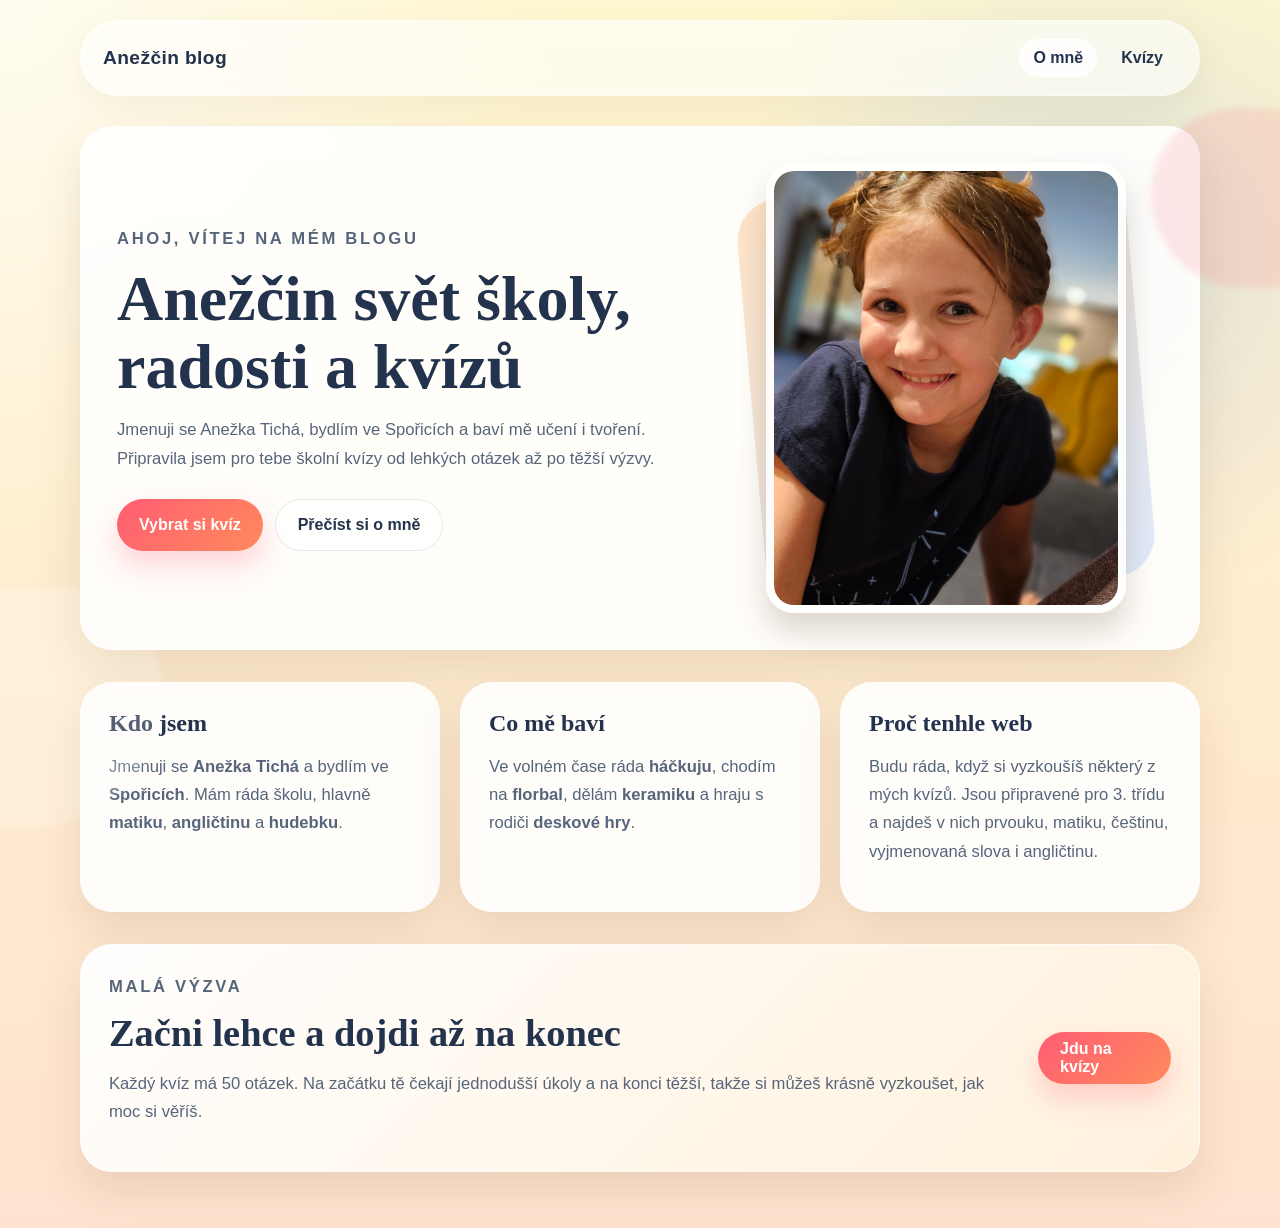
<file: index.html>
<!DOCTYPE html>
<html lang="cs">
<head>
  <meta charset="UTF-8">
  <meta name="viewport" content="width=device-width, initial-scale=1.0">
  <meta name="google-site-verification" content="lfwmJxBRch37IoEP2tKRnArw232gUfui38UauneQ5Sw" />
  <meta name="robots" content="index, follow">
  <meta name="language" content="Czech">
  <title>Anežčin blog | O mně a školní kvízy pro 3. třídu</title>
  <meta name="description" content="Osobní blog Anežky Tiché ze Spořic s hravými školními kvízy z prvouky, matematiky, češtiny, vyjmenovaných slov a angličtiny pro 3. třídu.">
  <meta name="author" content="Anežka Tichá">
  <meta property="og:title" content="Anežčin blog | O mně a školní kvízy pro 3. třídu">
  <meta property="og:description" content="Poznej Anežku Tichou a vyzkoušej si školní kvízy pro 3. třídu.">
  <meta property="og:url" content="https://psychopompos-mt.github.io/agnes-bird/">
  <meta property="og:type" content="website">
  <meta property="og:locale" content="cs_CZ">
  <meta property="og:image" content="https://psychopompos-mt.github.io/agnes-bird/Photos/AgnesPhoto.jpg">
  <meta name="twitter:card" content="summary_large_image">
  <meta name="twitter:title" content="Anežčin blog | O mně a školní kvízy pro 3. třídu">
  <meta name="twitter:description" content="Poznej Anežku Tichou a vyzkoušej si školní kvízy pro 3. třídu.">
  <meta name="twitter:image" content="https://psychopompos-mt.github.io/agnes-bird/Photos/AgnesPhoto.jpg">
  <link rel="stylesheet" href="styles.css">
  <link rel="canonical" href="https://psychopompos-mt.github.io/agnes-bird/">
  <script type="application/ld+json">
    {
      "@context": "https://schema.org",
      "@graph": [
        {
          "@type": "Person",
          "name": "Anežka Tichá",
          "url": "https://psychopompos-mt.github.io/agnes-bird/",
          "image": "https://psychopompos-mt.github.io/agnes-bird/Photos/AgnesPhoto.jpg",
          "address": {
            "@type": "PostalAddress",
            "addressLocality": "Spořice",
            "addressCountry": "CZ"
          },
          "knowsAbout": [
            "matematika",
            "angličtina",
            "hudební výchova",
            "školní kvízy"
          ]
        },
        {
          "@type": "WebSite",
          "name": "Anežčin blog",
          "url": "https://psychopompos-mt.github.io/agnes-bird/",
          "inLanguage": "cs-CZ"
        }
      ]
    }
  </script>
</head>
<body class="page-home">
  <div class="site-shell">
    <header class="topbar">
      <a class="brand" href="index.html">Anežčin blog</a>
      <nav class="topnav">
        <a href="index.html" aria-current="page">O mně</a>
        <a href="kvizy.html">Kvízy</a>
      </nav>
    </header>

    <main>
      <section class="hero">
        <div class="hero-copy">
          <p class="eyebrow">Ahoj, vítej na mém blogu</p>
          <h1>Anežčin svět školy, radosti a kvízů</h1>
          <p class="intro">
            Jmenuji se Anežka Tichá, bydlím ve Spořicích a baví mě učení i tvoření.
            Připravila jsem pro tebe školní kvízy od lehkých otázek až po těžší výzvy.
          </p>
          <div class="hero-actions">
            <a class="button button-primary" href="kvizy.html">Vybrat si kvíz</a>
            <a class="button button-secondary" href="#o-mne">Přečíst si o mně</a>
          </div>
        </div>

        <div class="hero-photo-card">
          <div class="photo-glow"></div>
          <img src="Photos/AgnesPhoto.jpg" alt="Fotografie Anežky Tiché" class="hero-photo">
        </div>
      </section>

      <section class="about-grid" id="o-mne">
        <article class="info-card">
          <h2>Kdo jsem</h2>
          <p>
            Jmenuji se <strong>Anežka Tichá</strong> a bydlím ve <strong>Spořicích</strong>.
            Mám ráda školu, hlavně <strong>matiku</strong>, <strong>angličtinu</strong> a <strong>hudebku</strong>.
          </p>
        </article>

        <article class="info-card">
          <h2>Co mě baví</h2>
          <p>
            Ve volném čase ráda <strong>háčkuju</strong>, chodím na <strong>florbal</strong>,
            dělám <strong>keramiku</strong> a hraju s rodiči <strong>deskové hry</strong>.
          </p>
        </article>

        <article class="info-card">
          <h2>Proč tenhle web</h2>
          <p>
            Budu ráda, když si vyzkoušíš některý z mých kvízů.
            Jsou připravené pro 3. třídu a najdeš v nich prvouku, matiku, češtinu,
            vyjmenovaná slova i angličtinu.
          </p>
        </article>
      </section>

      <section class="highlight-panel">
        <div>
          <p class="eyebrow">Malá výzva</p>
          <h2>Začni lehce a dojdi až na konec</h2>
          <p>
            Každý kvíz má 50 otázek. Na začátku tě čekají jednodušší úkoly a na konci
            těžší, takže si můžeš krásně vyzkoušet, jak moc si věříš.
          </p>
        </div>
        <a class="button button-primary" href="kvizy.html">Jdu na kvízy</a>
      </section>
    </main>
  </div>
</body>
</html>
</file>
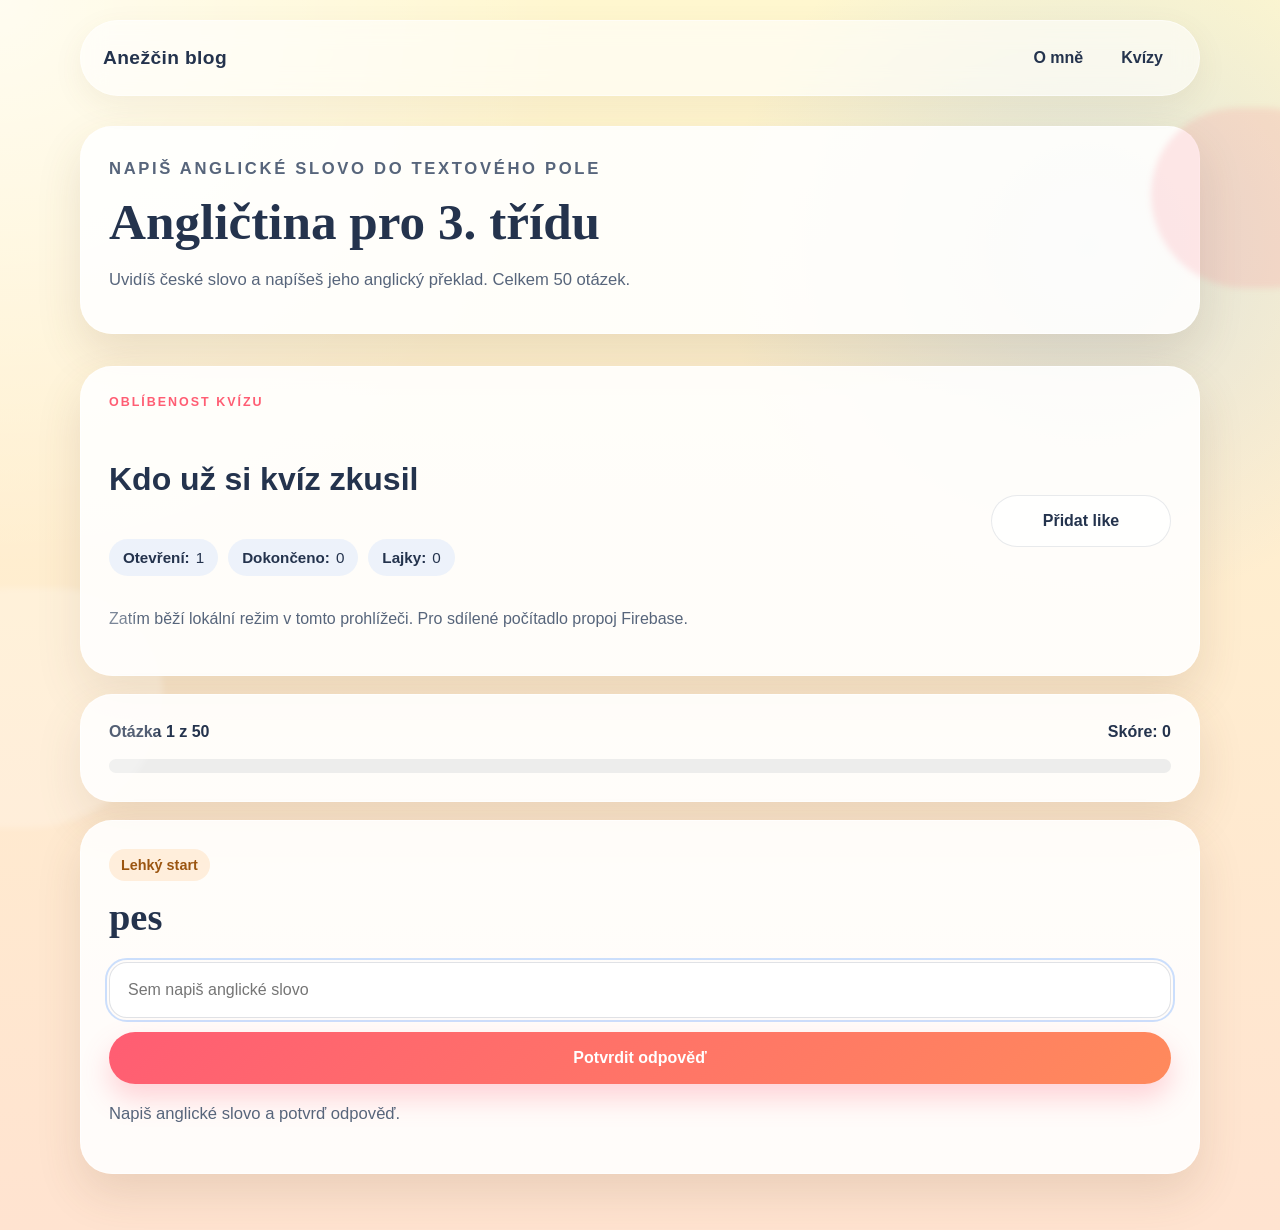
<file: anglictina.html>
<!DOCTYPE html>
<html lang="cs">
<head>
  <meta charset="UTF-8">
  <meta name="viewport" content="width=device-width, initial-scale=1.0">
  <title>Angličtina pro 3. třídu | Anežčin blog</title>
  <meta name="description" id="meta-description" content="50 anglických slov pro 3. třídu. Uvidíš české slovo a napíšeš jeho anglický překlad.">
  <meta name="robots" content="index, follow">
  <meta name="author" content="Anežka Tichá">
  <meta property="og:title" id="og-title" content="Angličtina pro 3. třídu | Anežčin blog">
  <meta property="og:description" id="og-description" content="50 anglických slov pro 3. třídu. Uvidíš české slovo a napíšeš jeho anglický překlad.">
  <meta property="og:url" id="og-url" content="https://psychopompos-mt.github.io/agnes-bird/anglictina.html">
  <meta property="og:type" content="website">
  <meta property="og:locale" content="cs_CZ">
  <meta property="og:image" content="https://psychopompos-mt.github.io/agnes-bird/Photos/AgnesPhoto.jpg">
  <meta name="twitter:card" content="summary">
  <meta name="twitter:title" id="twitter-title" content="Angličtina pro 3. třídu | Anežčin blog">
  <meta name="twitter:description" id="twitter-description" content="50 anglických slov pro 3. třídu. Uvidíš české slovo a napíšeš jeho anglický překlad.">
  <link rel="stylesheet" href="styles.css">
  <link rel="canonical" id="canonical-link" href="https://psychopompos-mt.github.io/agnes-bird/anglictina.html">
</head>
<body class="page-quiz" data-quiz-id="anglictina">
  <div class="site-shell">
    <header class="topbar">
      <a class="brand" href="index.html">Anežčin blog</a>
      <nav class="topnav">
        <a href="index.html">O mně</a>
        <a href="kvizy.html">Kvízy</a>
      </nav>
    </header>

    <main>
      <section class="page-header compact">
        <p class="eyebrow" id="quiz-subtitle">Kvíz pro šikulky</p>
        <h1 id="quiz-title">Načítám kvíz...</h1>
        <p id="quiz-description"></p>
      </section>

      <section class="quiz-stage" id="quiz-app">
        <div class="progress-card">
          <div class="progress-labels">
            <span id="progress-text">Otázka 1 z 50</span>
            <span id="score-text">Skóre: 0</span>
          </div>
          <div class="progress-track" aria-hidden="true">
            <div class="progress-fill" id="progress-fill"></div>
          </div>
        </div>

        <article class="question-card" id="question-card">
          <span class="difficulty-chip" id="difficulty-chip">Lehký start</span>
          <h2 id="question-text"></h2>
          <div id="answer-area"></div>
          <p class="helper-text" id="helper-text">
            Vyber jednu správnou odpověď.
          </p>
        </article>

        <section class="result-card hidden" id="result-card">
          <p class="eyebrow">Hotovo</p>
          <h2 id="result-title">Kvíz je za tebou</h2>
          <p id="result-score"></p>
          <p id="result-message"></p>
          <div class="hero-actions">
            <a class="button button-primary" href="kvizy.html">Vybrat další kvíz</a>
            <button class="button button-secondary" id="restart-button" type="button">Zkusit znovu</button>
          </div>
        </section>
      </section>
    </main>
  </div>

  <div class="feedback-burst" id="feedback-burst" aria-live="polite" aria-atomic="true">
    <div class="feedback-face" id="feedback-face">🙂</div>
    <p class="feedback-message" id="feedback-message">Skvěle!</p>
  </div>

  <script src="quiz-data.js"></script>
  <script src="stats-config.js"></script>
  <script type="module" src="stats-service.js"></script>
  <script src="app.js"></script>
</body>
</html>
</file>
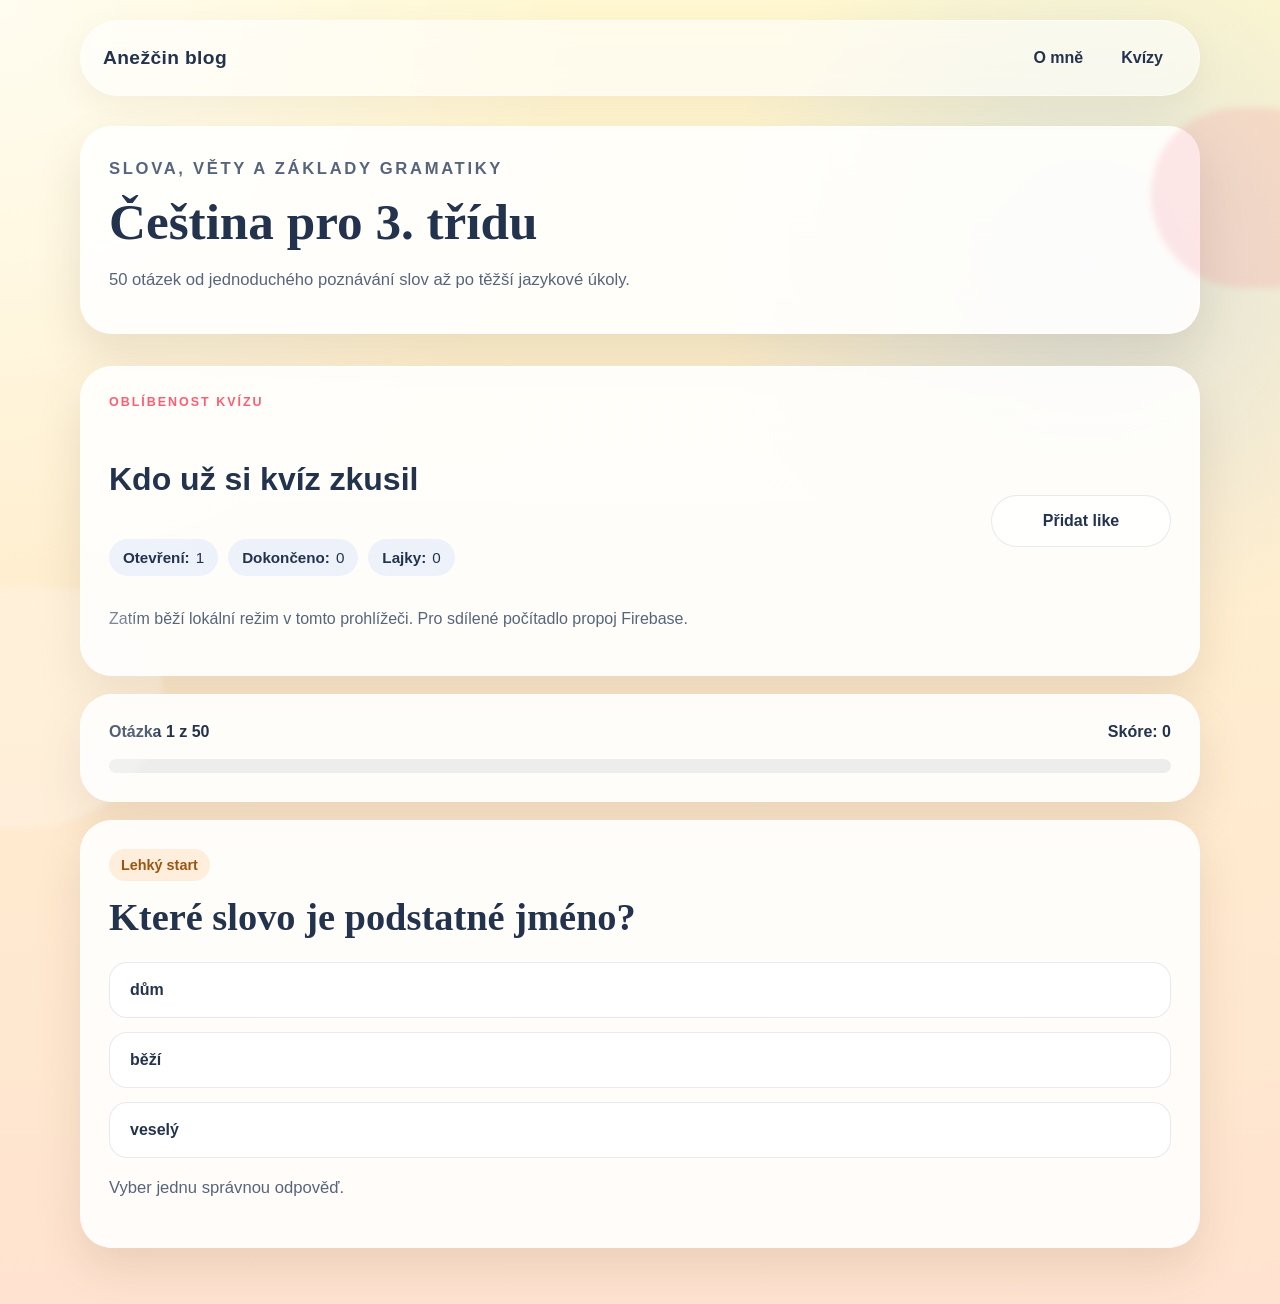
<file: cestina.html>
<!DOCTYPE html>
<html lang="cs">
<head>
  <meta charset="UTF-8">
  <meta name="viewport" content="width=device-width, initial-scale=1.0">
  <title>Čeština pro 3. třídu | Anežčin blog</title>
  <meta name="description" id="meta-description" content="50 otázek z češtiny pro 3. třídu se slovy, větami i jednoduchou gramatikou.">
  <meta name="robots" content="index, follow">
  <meta name="author" content="Anežka Tichá">
  <meta property="og:title" id="og-title" content="Čeština pro 3. třídu | Anežčin blog">
  <meta property="og:description" id="og-description" content="50 otázek z češtiny pro 3. třídu se slovy, větami i jednoduchou gramatikou.">
  <meta property="og:url" id="og-url" content="https://psychopompos-mt.github.io/agnes-bird/cestina.html">
  <meta property="og:type" content="website">
  <meta property="og:locale" content="cs_CZ">
  <meta property="og:image" content="https://psychopompos-mt.github.io/agnes-bird/Photos/AgnesPhoto.jpg">
  <meta name="twitter:card" content="summary">
  <meta name="twitter:title" id="twitter-title" content="Čeština pro 3. třídu | Anežčin blog">
  <meta name="twitter:description" id="twitter-description" content="50 otázek z češtiny pro 3. třídu se slovy, větami i jednoduchou gramatikou.">
  <link rel="stylesheet" href="styles.css">
  <link rel="canonical" id="canonical-link" href="https://psychopompos-mt.github.io/agnes-bird/cestina.html">
</head>
<body class="page-quiz" data-quiz-id="cestina">
  <div class="site-shell">
    <header class="topbar">
      <a class="brand" href="index.html">Anežčin blog</a>
      <nav class="topnav">
        <a href="index.html">O mně</a>
        <a href="kvizy.html">Kvízy</a>
      </nav>
    </header>

    <main>
      <section class="page-header compact">
        <p class="eyebrow" id="quiz-subtitle">Kvíz pro šikulky</p>
        <h1 id="quiz-title">Načítám kvíz...</h1>
        <p id="quiz-description"></p>
      </section>

      <section class="quiz-stage" id="quiz-app">
        <div class="progress-card">
          <div class="progress-labels">
            <span id="progress-text">Otázka 1 z 50</span>
            <span id="score-text">Skóre: 0</span>
          </div>
          <div class="progress-track" aria-hidden="true">
            <div class="progress-fill" id="progress-fill"></div>
          </div>
        </div>

        <article class="question-card" id="question-card">
          <span class="difficulty-chip" id="difficulty-chip">Lehký start</span>
          <h2 id="question-text"></h2>
          <div id="answer-area"></div>
          <p class="helper-text" id="helper-text">
            Vyber jednu správnou odpověď.
          </p>
        </article>

        <section class="result-card hidden" id="result-card">
          <p class="eyebrow">Hotovo</p>
          <h2 id="result-title">Kvíz je za tebou</h2>
          <p id="result-score"></p>
          <p id="result-message"></p>
          <div class="hero-actions">
            <a class="button button-primary" href="kvizy.html">Vybrat další kvíz</a>
            <button class="button button-secondary" id="restart-button" type="button">Zkusit znovu</button>
          </div>
        </section>
      </section>
    </main>
  </div>

  <div class="feedback-burst" id="feedback-burst" aria-live="polite" aria-atomic="true">
    <div class="feedback-face" id="feedback-face">🙂</div>
    <p class="feedback-message" id="feedback-message">Skvěle!</p>
  </div>

  <script src="quiz-data.js"></script>
  <script src="stats-config.js"></script>
  <script type="module" src="stats-service.js"></script>
  <script src="app.js"></script>
</body>
</html>
</file>
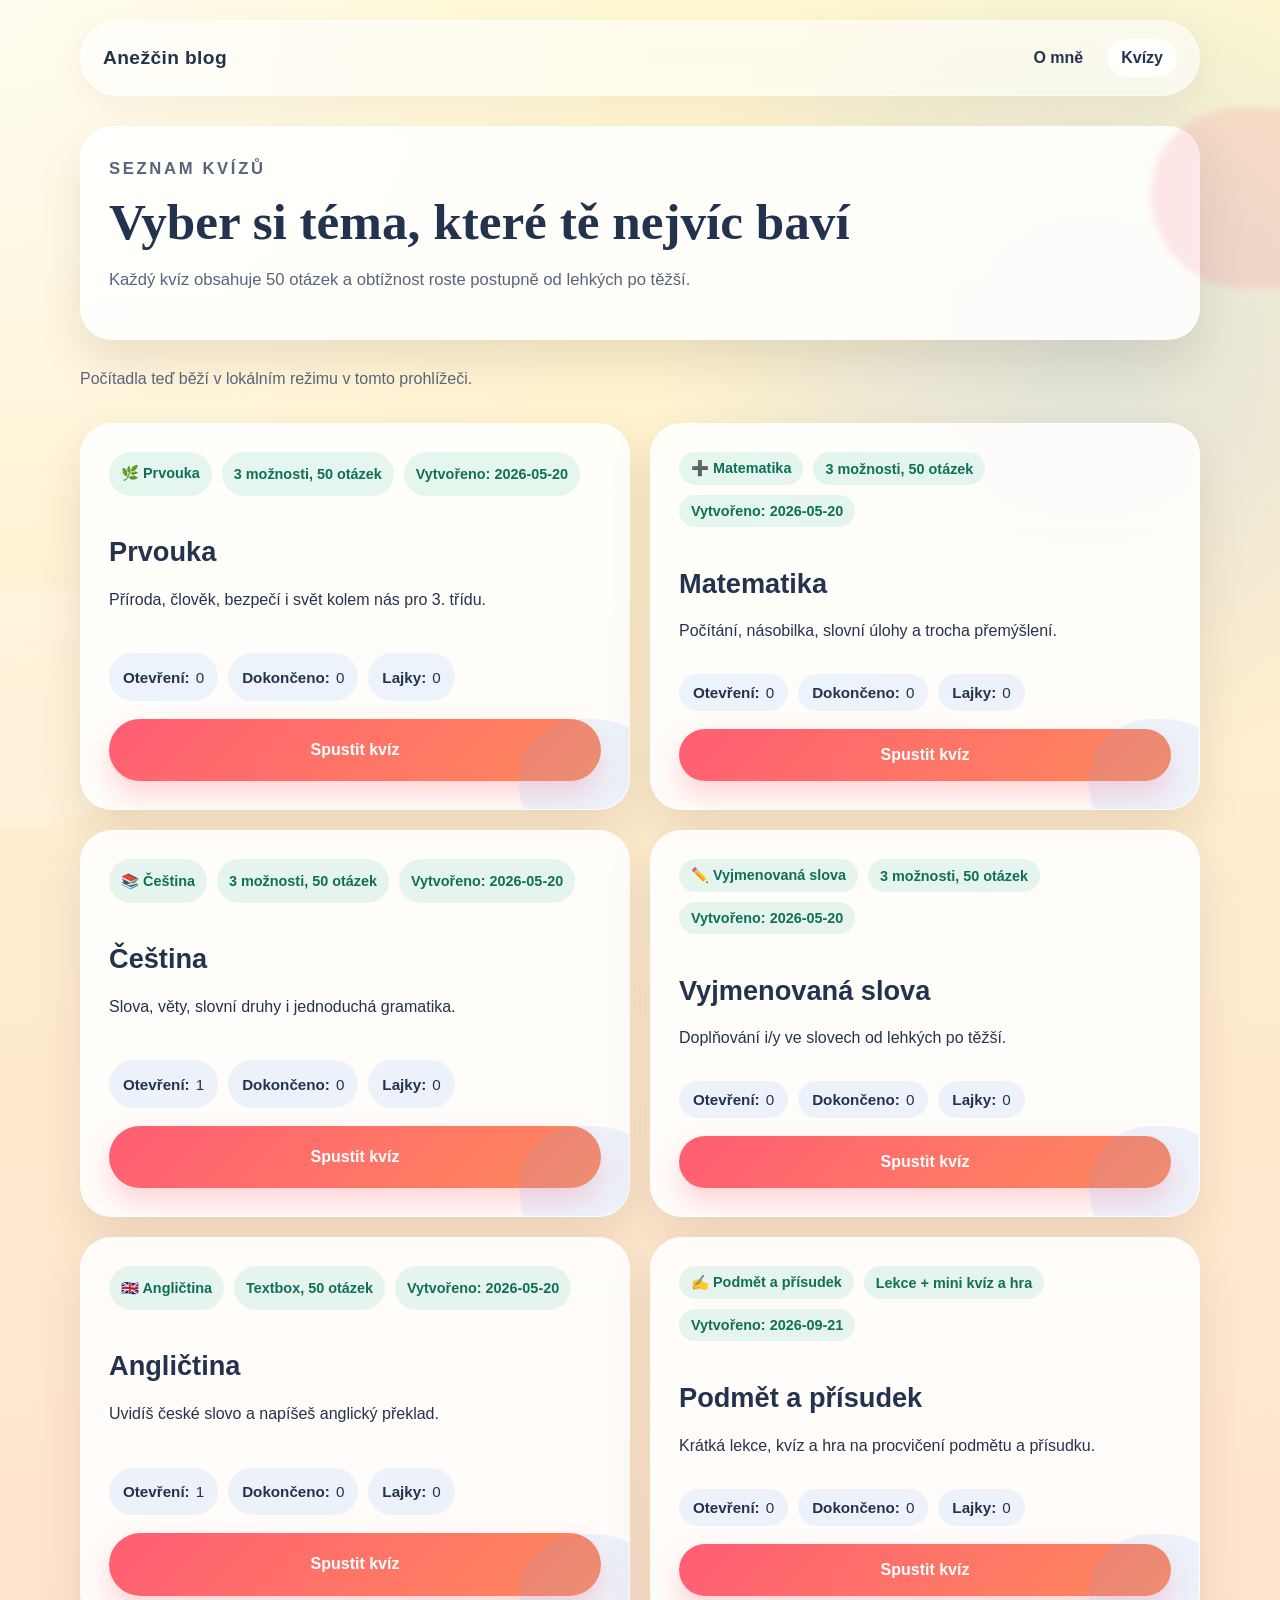
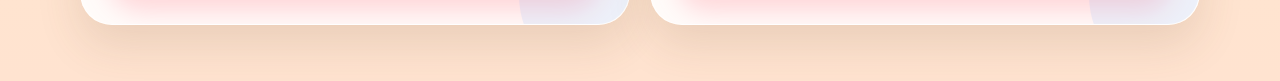
<file: kvizy.html>
<!DOCTYPE html>
<html lang="cs">
<head>
  <meta charset="UTF-8">
  <meta name="viewport" content="width=device-width, initial-scale=1.0">
  <title>Kvízy pro 3. třídu | Anežčin blog</title>
  <meta name="description" content="Vyber si školní kvíz pro 3. třídu z prvouky, matematiky, češtiny, vyjmenovaných slov nebo angličtiny.">
  <meta name="robots" content="index, follow">
  <meta name="author" content="Anežka Tichá">
  <meta property="og:title" content="Kvízy pro 3. třídu | Anežčin blog">
  <meta property="og:description" content="Hravé školní kvízy pro 3. třídu od Anežky Tiché.">
  <meta property="og:url" content="https://psychopompos-mt.github.io/agnes-bird/kvizy.html">
  <meta property="og:type" content="website">
  <meta property="og:locale" content="cs_CZ">
  <meta property="og:image" content="https://psychopompos-mt.github.io/agnes-bird/Photos/AgnesPhoto.jpg">
  <meta name="twitter:card" content="summary">
  <meta name="twitter:title" content="Kvízy pro 3. třídu | Anežčin blog">
  <meta name="twitter:description" content="Vyber si školní kvíz z 5 témat a zkus 50 otázek od lehkých po těžší.">
  <link rel="stylesheet" href="styles.css">
  <link rel="canonical" href="https://psychopompos-mt.github.io/agnes-bird/kvizy.html">
</head>
<body class="page-list">
  <div class="site-shell">
    <header class="topbar">
      <a class="brand" href="index.html">Anežčin blog</a>
      <nav class="topnav">
        <a href="index.html">O mně</a>
        <a href="kvizy.html" aria-current="page">Kvízy</a>
      </nav>
    </header>

    <main>
      <section class="page-header">
        <p class="eyebrow">Seznam kvízů</p>
        <h1>Vyber si téma, které tě nejvíc baví</h1>
        <p>
          Každý kvíz obsahuje 50 otázek a obtížnost roste postupně od lehkých po těžší.
        </p>
      </section>

      <section class="quiz-grid" id="quiz-list"></section>
    </main>
  </div>

  <script src="quiz-data.js"></script>
  <script src="stats-config.js"></script>
  <script type="module" src="stats-service.js"></script>
  <script src="app.js"></script>
</body>
</html>
</file>
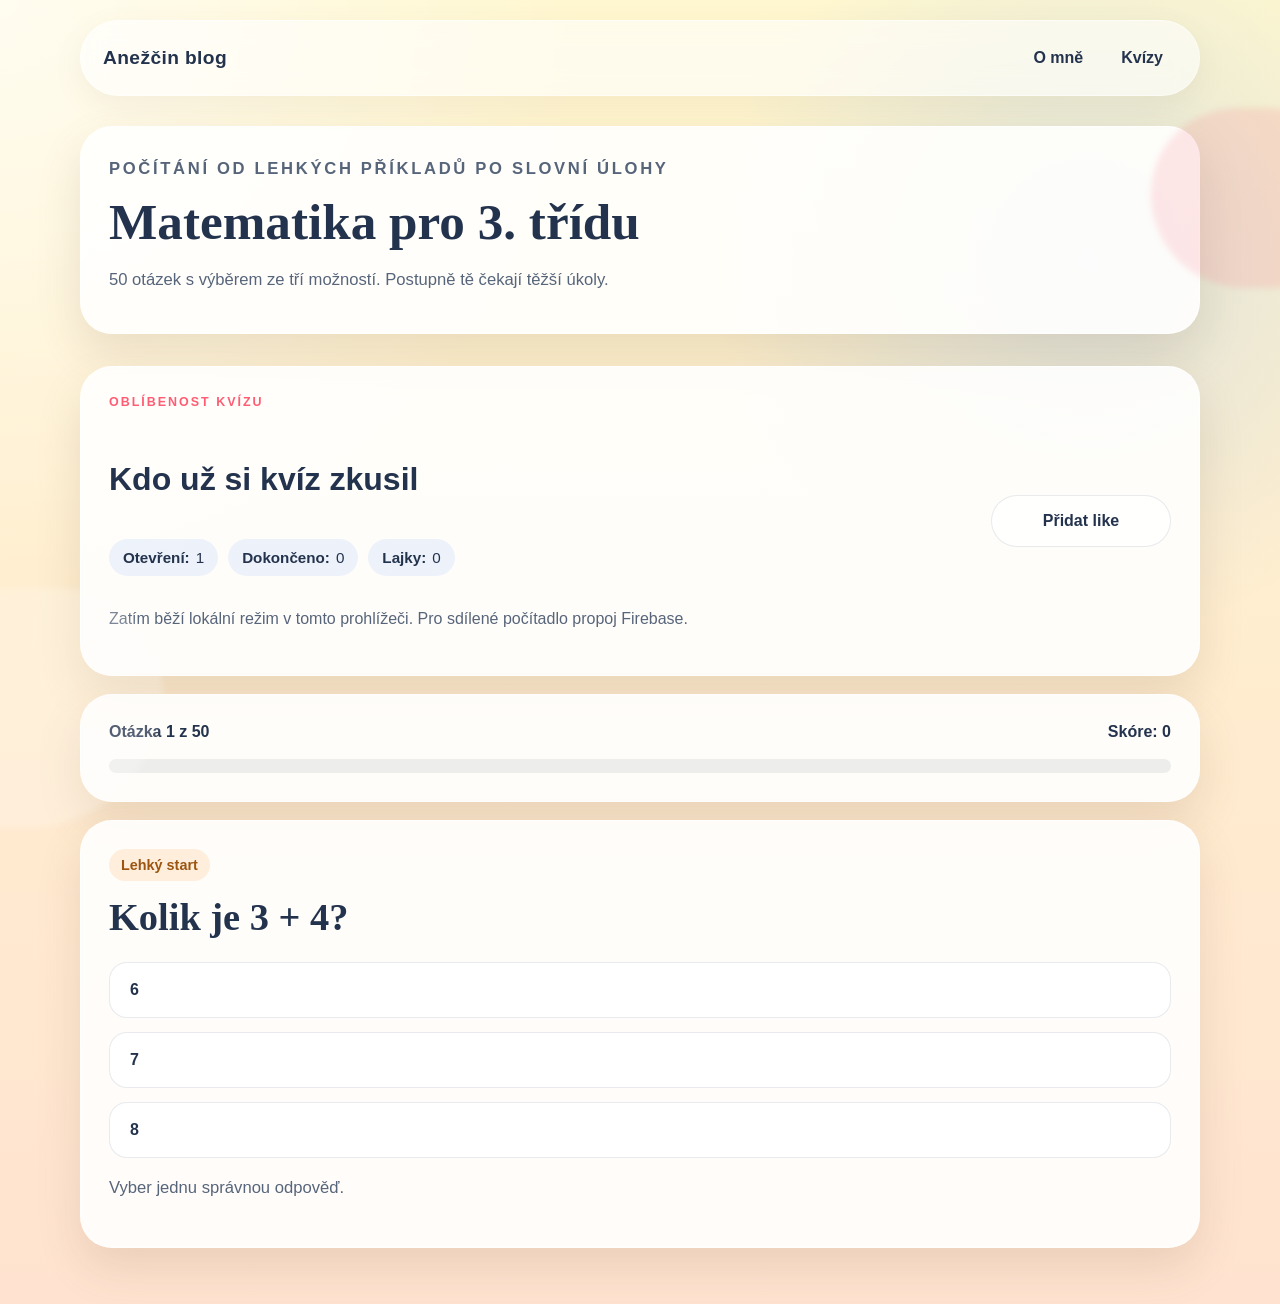
<file: matematika.html>
<!DOCTYPE html>
<html lang="cs">
<head>
  <meta charset="UTF-8">
  <meta name="viewport" content="width=device-width, initial-scale=1.0">
  <title>Matematika pro 3. třídu | Anežčin blog</title>
  <meta name="description" id="meta-description" content="50 otázek z matematiky pro 3. třídu s počítáním, násobilkou i slovními úlohami.">
  <meta name="robots" content="index, follow">
  <meta name="author" content="Anežka Tichá">
  <meta property="og:title" id="og-title" content="Matematika pro 3. třídu | Anežčin blog">
  <meta property="og:description" id="og-description" content="50 otázek z matematiky pro 3. třídu s počítáním, násobilkou i slovními úlohami.">
  <meta property="og:url" id="og-url" content="https://psychopompos-mt.github.io/agnes-bird/matematika.html">
  <meta property="og:type" content="website">
  <meta property="og:locale" content="cs_CZ">
  <meta property="og:image" content="https://psychopompos-mt.github.io/agnes-bird/Photos/AgnesPhoto.jpg">
  <meta name="twitter:card" content="summary">
  <meta name="twitter:title" id="twitter-title" content="Matematika pro 3. třídu | Anežčin blog">
  <meta name="twitter:description" id="twitter-description" content="50 otázek z matematiky pro 3. třídu s počítáním, násobilkou i slovními úlohami.">
  <link rel="stylesheet" href="styles.css">
  <link rel="canonical" id="canonical-link" href="https://psychopompos-mt.github.io/agnes-bird/matematika.html">
</head>
<body class="page-quiz" data-quiz-id="matematika">
  <div class="site-shell">
    <header class="topbar">
      <a class="brand" href="index.html">Anežčin blog</a>
      <nav class="topnav">
        <a href="index.html">O mně</a>
        <a href="kvizy.html">Kvízy</a>
      </nav>
    </header>

    <main>
      <section class="page-header compact">
        <p class="eyebrow" id="quiz-subtitle">Kvíz pro šikulky</p>
        <h1 id="quiz-title">Načítám kvíz...</h1>
        <p id="quiz-description"></p>
      </section>

      <section class="quiz-stage" id="quiz-app">
        <div class="progress-card">
          <div class="progress-labels">
            <span id="progress-text">Otázka 1 z 50</span>
            <span id="score-text">Skóre: 0</span>
          </div>
          <div class="progress-track" aria-hidden="true">
            <div class="progress-fill" id="progress-fill"></div>
          </div>
        </div>

        <article class="question-card" id="question-card">
          <span class="difficulty-chip" id="difficulty-chip">Lehký start</span>
          <h2 id="question-text"></h2>
          <div id="answer-area"></div>
          <p class="helper-text" id="helper-text">
            Vyber jednu správnou odpověď.
          </p>
        </article>

        <section class="result-card hidden" id="result-card">
          <p class="eyebrow">Hotovo</p>
          <h2 id="result-title">Kvíz je za tebou</h2>
          <p id="result-score"></p>
          <p id="result-message"></p>
          <div class="hero-actions">
            <a class="button button-primary" href="kvizy.html">Vybrat další kvíz</a>
            <button class="button button-secondary" id="restart-button" type="button">Zkusit znovu</button>
          </div>
        </section>
      </section>
    </main>
  </div>

  <div class="feedback-burst" id="feedback-burst" aria-live="polite" aria-atomic="true">
    <div class="feedback-face" id="feedback-face">🙂</div>
    <p class="feedback-message" id="feedback-message">Skvěle!</p>
  </div>

  <script src="quiz-data.js"></script>
  <script src="stats-config.js"></script>
  <script type="module" src="stats-service.js"></script>
  <script src="app.js"></script>
</body>
</html>
</file>
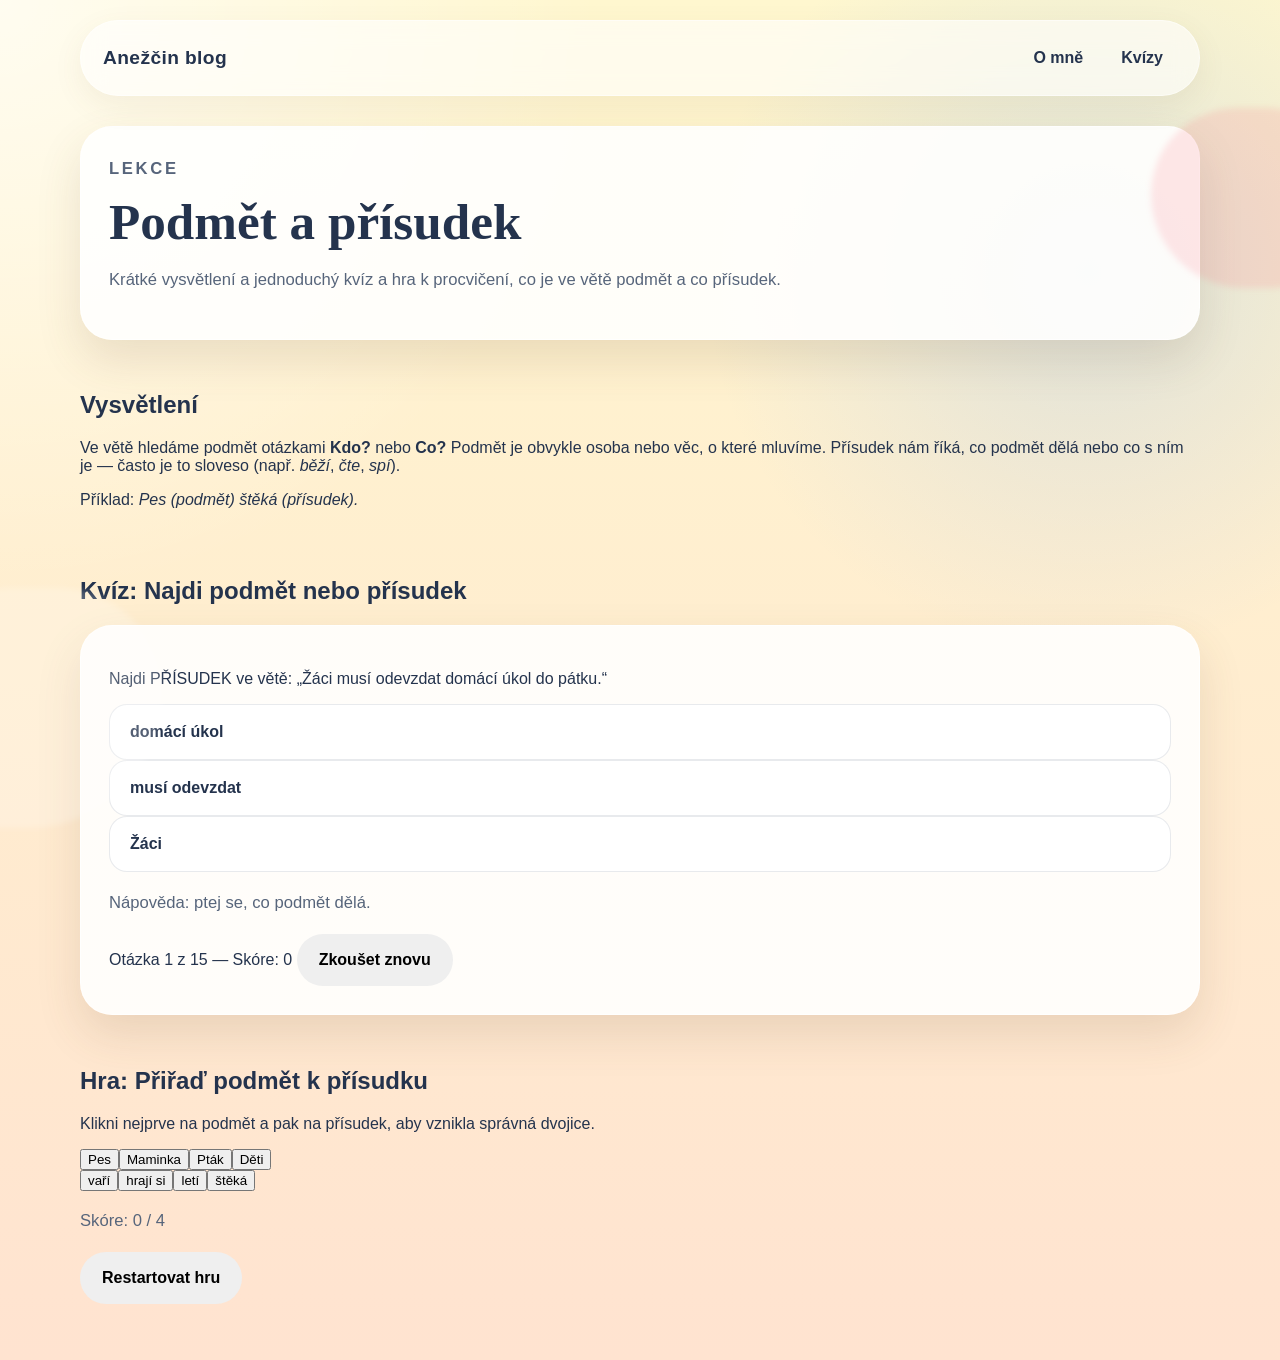
<file: predmet-prisudek.html>
<!DOCTYPE html>
<html lang="cs">
<head>
  <meta charset="UTF-8">
  <meta name="viewport" content="width=device-width, initial-scale=1.0">
  <title>Podmět a přísudek | Anežčin blog</title>
  <meta name="description" content="Krátká lekce o podmětu a přísudku + kvíz a hra pro procvičení.">
  <link rel="stylesheet" href="styles.css">
  <link rel="canonical" href="https://psychopompos-mt.github.io/agnes-bird/predmet-prisudek.html">
</head>
<body class="page-lesson">
  <div class="site-shell">
    <header class="topbar">
      <a class="brand" href="index.html">Anežčin blog</a>
      <nav class="topnav">
        <a href="index.html">O mně</a>
        <a href="kvizy.html">Kvízy</a>
      </nav>
    </header>

    <main>
      <section class="page-header">
        <p class="eyebrow">Lekce</p>
        <h1>Podmět a přísudek</h1>
        <p>Krátké vysvětlení a jednoduchý kvíz a hra k procvičení, co je ve větě podmět a co přísudek.</p>
      </section>

      <section class="lesson-copy">
        <h2>Vysvětlení</h2>
        <p>Ve větě hledáme podmět otázkami <strong>Kdo?</strong> nebo <strong>Co?</strong> Podmět je obvykle osoba nebo věc, o které mluvíme. Přísudek nám říká, co podmět dělá nebo co s ním je — často je to sloveso (např. <em>běží</em>, <em>čte</em>, <em>spí</em>).</p>
        <p>Příklad: <em>Pes (podmět) štěká (přísudek).</em></p>
      </section>

      <section id="quiz-section">
        <h2>Kvíz: Najdi podmět nebo přísudek</h2>
        <div id="quiz-card" class="question-card">
          <p id="quiz-question" class="question-text"></p>
          <div id="quiz-answers" class="answer-area"></div>
          <p id="quiz-helper" class="helper-text"></p>
          <div class="quiz-controls">
            <span id="quiz-progress"></span>
            <button id="quiz-restart" class="button" type="button">Zkoušet znovu</button>
          </div>
        </div>
      </section>

      <section id="game-section">
        <h2>Hra: Přiřaď podmět k přísudku</h2>
        <p>Klikni nejprve na podmět a pak na přísudek, aby vznikla správná dvojice.</p>
        <div id="game-board" class="game-board">
          <div id="subjects" class="game-column"></div>
          <div id="predicates" class="game-column"></div>
        </div>
        <p id="game-score" class="helper-text"></p>
        <button id="game-reset" class="button" type="button">Restartovat hru</button>
      </section>

    </main>
  </div>

  <script src="predmet-prisudek.js"></script>
</body>
</html>
</file>
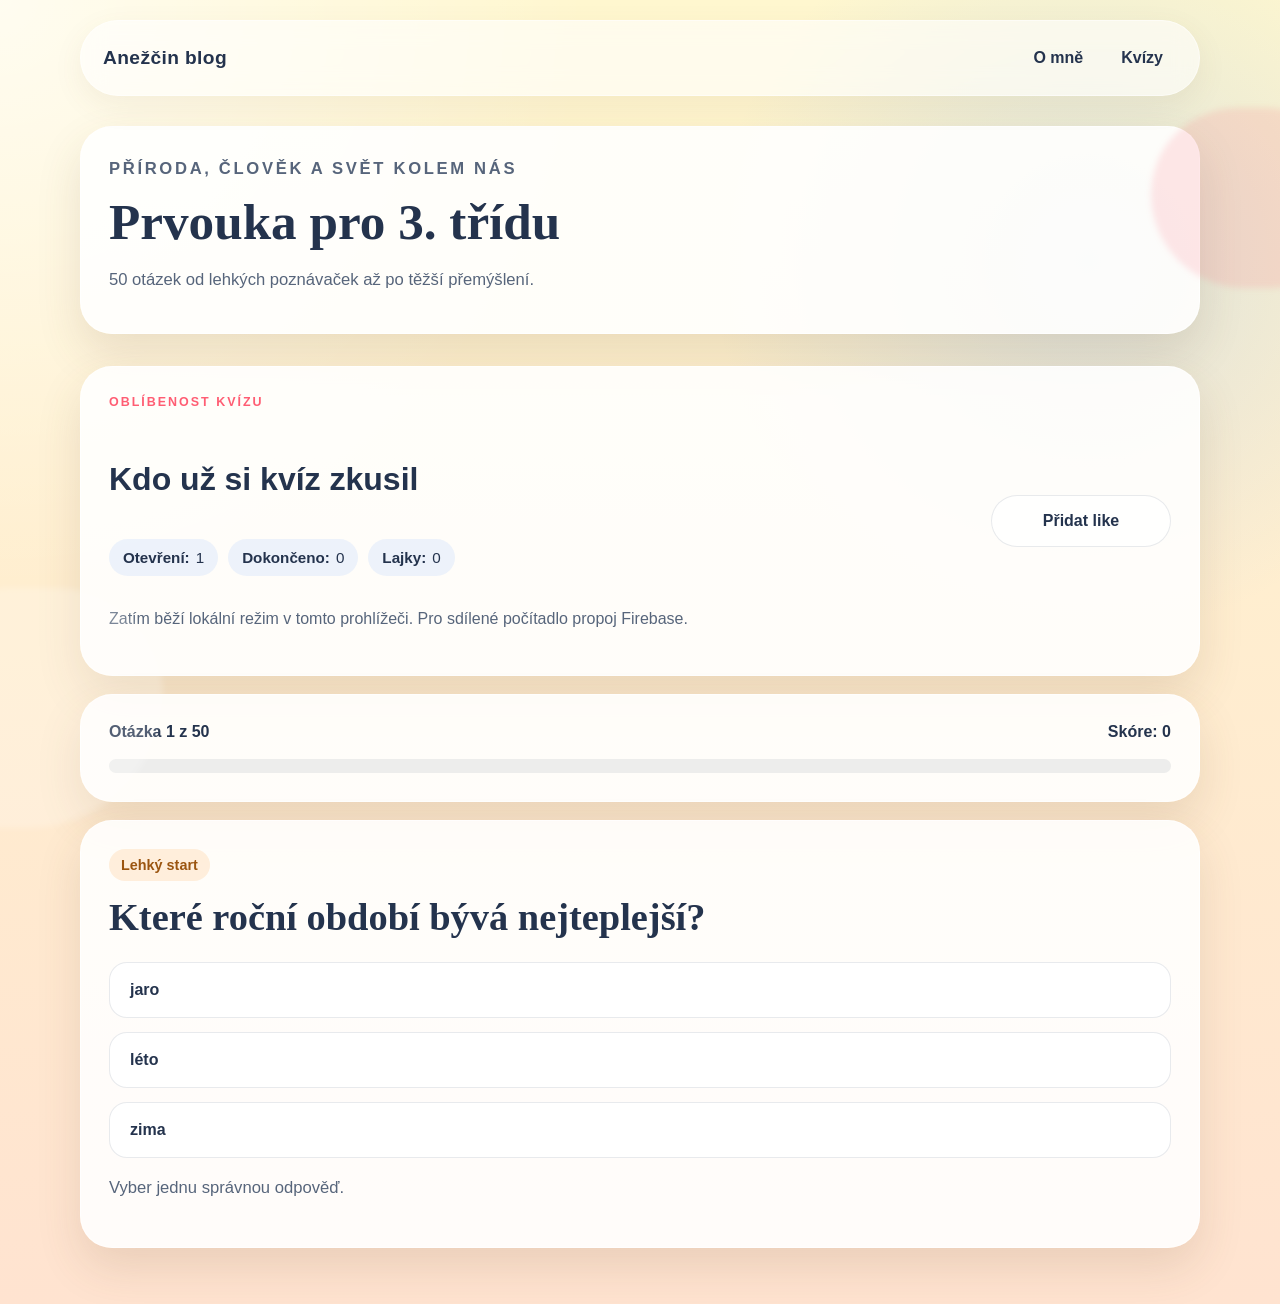
<file: prvouka.html>
<!DOCTYPE html>
<html lang="cs">
<head>
  <meta charset="UTF-8">
  <meta name="viewport" content="width=device-width, initial-scale=1.0">
  <title>Prvouka pro 3. třídu | Anežčin blog</title>
  <meta name="description" id="meta-description" content="50 otázek z prvouky pro 3. třídu od lehkých poznávaček až po těžší přemýšlení.">
  <meta name="robots" content="index, follow">
  <meta name="author" content="Anežka Tichá">
  <meta property="og:title" id="og-title" content="Prvouka pro 3. třídu | Anežčin blog">
  <meta property="og:description" id="og-description" content="50 otázek z prvouky pro 3. třídu od lehkých poznávaček až po těžší přemýšlení.">
  <meta property="og:url" id="og-url" content="https://psychopompos-mt.github.io/agnes-bird/prvouka.html">
  <meta property="og:type" content="website">
  <meta property="og:locale" content="cs_CZ">
  <meta property="og:image" content="https://psychopompos-mt.github.io/agnes-bird/Photos/AgnesPhoto.jpg">
  <meta name="twitter:card" content="summary">
  <meta name="twitter:title" id="twitter-title" content="Prvouka pro 3. třídu | Anežčin blog">
  <meta name="twitter:description" id="twitter-description" content="50 otázek z prvouky pro 3. třídu od lehkých poznávaček až po těžší přemýšlení.">
  <link rel="stylesheet" href="styles.css">
  <link rel="canonical" id="canonical-link" href="https://psychopompos-mt.github.io/agnes-bird/prvouka.html">
</head>
<body class="page-quiz" data-quiz-id="prvouka">
  <div class="site-shell">
    <header class="topbar">
      <a class="brand" href="index.html">Anežčin blog</a>
      <nav class="topnav">
        <a href="index.html">O mně</a>
        <a href="kvizy.html">Kvízy</a>
      </nav>
    </header>

    <main>
      <section class="page-header compact">
        <p class="eyebrow" id="quiz-subtitle">Kvíz pro šikulky</p>
        <h1 id="quiz-title">Načítám kvíz...</h1>
        <p id="quiz-description"></p>
      </section>

      <section class="quiz-stage" id="quiz-app">
        <div class="progress-card">
          <div class="progress-labels">
            <span id="progress-text">Otázka 1 z 50</span>
            <span id="score-text">Skóre: 0</span>
          </div>
          <div class="progress-track" aria-hidden="true">
            <div class="progress-fill" id="progress-fill"></div>
          </div>
        </div>

        <article class="question-card" id="question-card">
          <span class="difficulty-chip" id="difficulty-chip">Lehký start</span>
          <h2 id="question-text"></h2>
          <div id="answer-area"></div>
          <p class="helper-text" id="helper-text">
            Vyber jednu správnou odpověď.
          </p>
        </article>

        <section class="result-card hidden" id="result-card">
          <p class="eyebrow">Hotovo</p>
          <h2 id="result-title">Kvíz je za tebou</h2>
          <p id="result-score"></p>
          <p id="result-message"></p>
          <div class="hero-actions">
            <a class="button button-primary" href="kvizy.html">Vybrat další kvíz</a>
            <button class="button button-secondary" id="restart-button" type="button">Zkusit znovu</button>
          </div>
        </section>
      </section>
    </main>
  </div>

  <div class="feedback-burst" id="feedback-burst" aria-live="polite" aria-atomic="true">
    <div class="feedback-face" id="feedback-face">🙂</div>
    <p class="feedback-message" id="feedback-message">Skvěle!</p>
  </div>

  <script src="quiz-data.js"></script>
  <script src="stats-config.js"></script>
  <script type="module" src="stats-service.js"></script>
  <script src="app.js"></script>
</body>
</html>
</file>
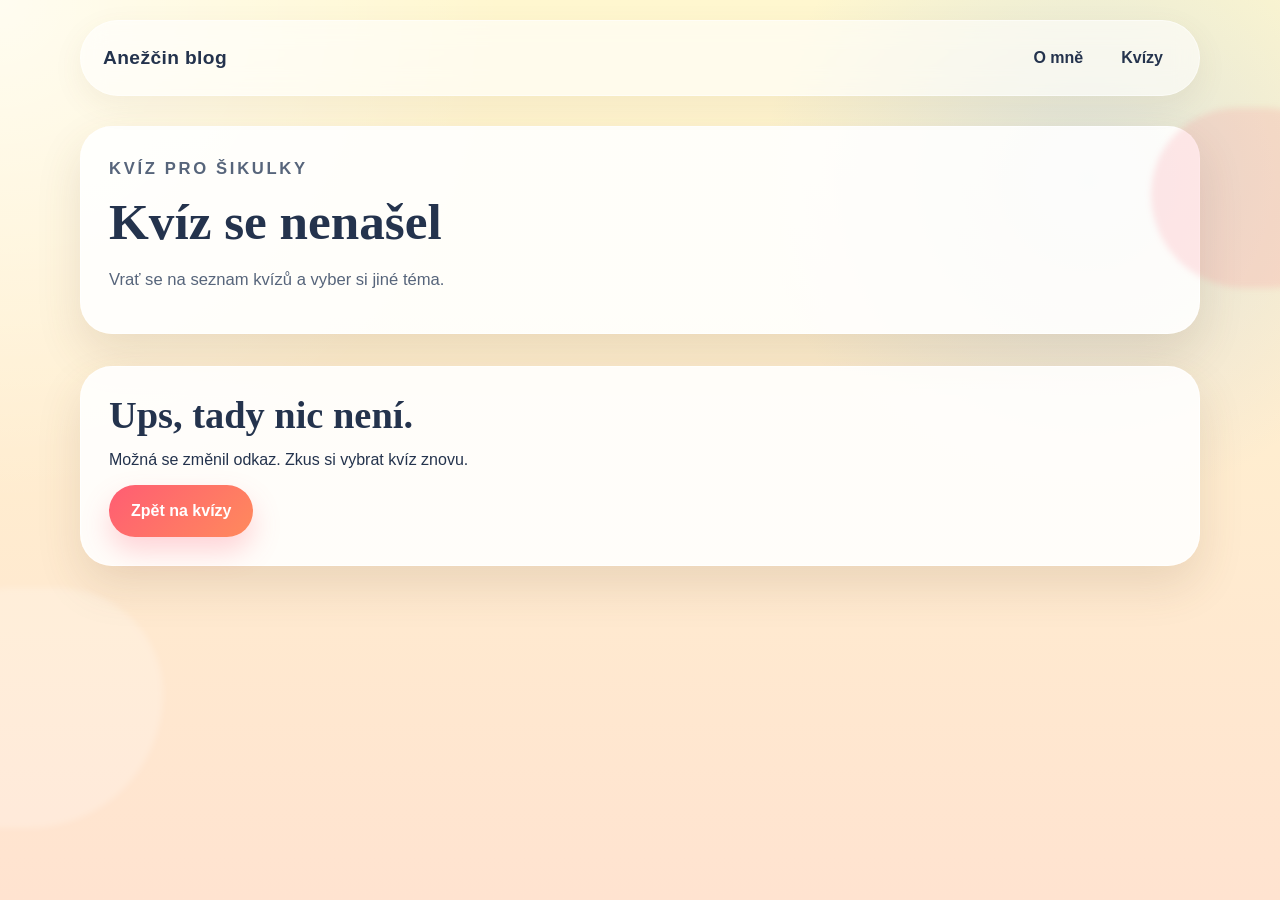
<file: quiz.html>
<!DOCTYPE html>
<html lang="cs">
<head>
  <meta charset="UTF-8">
  <meta name="viewport" content="width=device-width, initial-scale=1.0">
  <title>Kvíz | Anežčin blog</title>
  <meta name="description" id="meta-description" content="Rozcestník školních kvízů pro 3. třídu od Anežky Tiché.">
  <meta name="robots" content="noindex, follow">
  <meta name="author" content="Anežka Tichá">
  <meta property="og:title" id="og-title" content="Kvízy | Anežčin blog">
  <meta property="og:description" id="og-description" content="Rozcestník školních kvízů pro 3. třídu od Anežky Tiché.">
  <meta property="og:url" id="og-url" content="https://psychopompos-mt.github.io/agnes-bird/kvizy.html">
  <meta property="og:type" content="website">
  <meta property="og:locale" content="cs_CZ">
  <meta property="og:image" content="https://psychopompos-mt.github.io/agnes-bird/Photos/AgnesPhoto.jpg">
  <meta name="twitter:card" content="summary">
  <meta name="twitter:title" id="twitter-title" content="Kvízy | Anežčin blog">
  <meta name="twitter:description" id="twitter-description" content="Rozcestník školních kvízů pro 3. třídu od Anežky Tiché.">
  <link rel="stylesheet" href="styles.css">
  <link rel="canonical" id="canonical-link" href="https://psychopompos-mt.github.io/agnes-bird/kvizy.html">
</head>
<body class="page-quiz">
  <div class="site-shell">
    <header class="topbar">
      <a class="brand" href="index.html">Anežčin blog</a>
      <nav class="topnav">
        <a href="index.html">O mně</a>
        <a href="kvizy.html">Kvízy</a>
      </nav>
    </header>

    <main>
      <section class="page-header compact">
        <p class="eyebrow" id="quiz-subtitle">Kvíz pro šikulky</p>
        <h1 id="quiz-title">Načítám kvíz...</h1>
        <p id="quiz-description"></p>
      </section>

      <section class="quiz-stage" id="quiz-app">
        <div class="progress-card">
          <div class="progress-labels">
            <span id="progress-text">Otázka 1 z 50</span>
            <span id="score-text">Skóre: 0</span>
          </div>
          <div class="progress-track" aria-hidden="true">
            <div class="progress-fill" id="progress-fill"></div>
          </div>
        </div>

        <article class="question-card" id="question-card">
          <span class="difficulty-chip" id="difficulty-chip">Lehký start</span>
          <h2 id="question-text"></h2>
          <div id="answer-area"></div>
          <p class="helper-text" id="helper-text">
            Vyber jednu správnou odpověď.
          </p>
        </article>

        <section class="result-card hidden" id="result-card">
          <p class="eyebrow">Hotovo</p>
          <h2 id="result-title">Kvíz je za tebou</h2>
          <p id="result-score"></p>
          <p id="result-message"></p>
          <div class="hero-actions">
            <a class="button button-primary" href="kvizy.html">Vybrat další kvíz</a>
            <button class="button button-secondary" id="restart-button" type="button">Zkusit znovu</button>
          </div>
        </section>
      </section>
    </main>
  </div>

  <div class="feedback-burst" id="feedback-burst" aria-live="polite" aria-atomic="true">
    <div class="feedback-face" id="feedback-face">🙂</div>
    <p class="feedback-message" id="feedback-message">Skvěle!</p>
  </div>

  <script src="quiz-data.js"></script>
  <script src="stats-config.js"></script>
  <script type="module" src="stats-service.js"></script>
  <script src="app.js"></script>
</body>
</html>
</file>
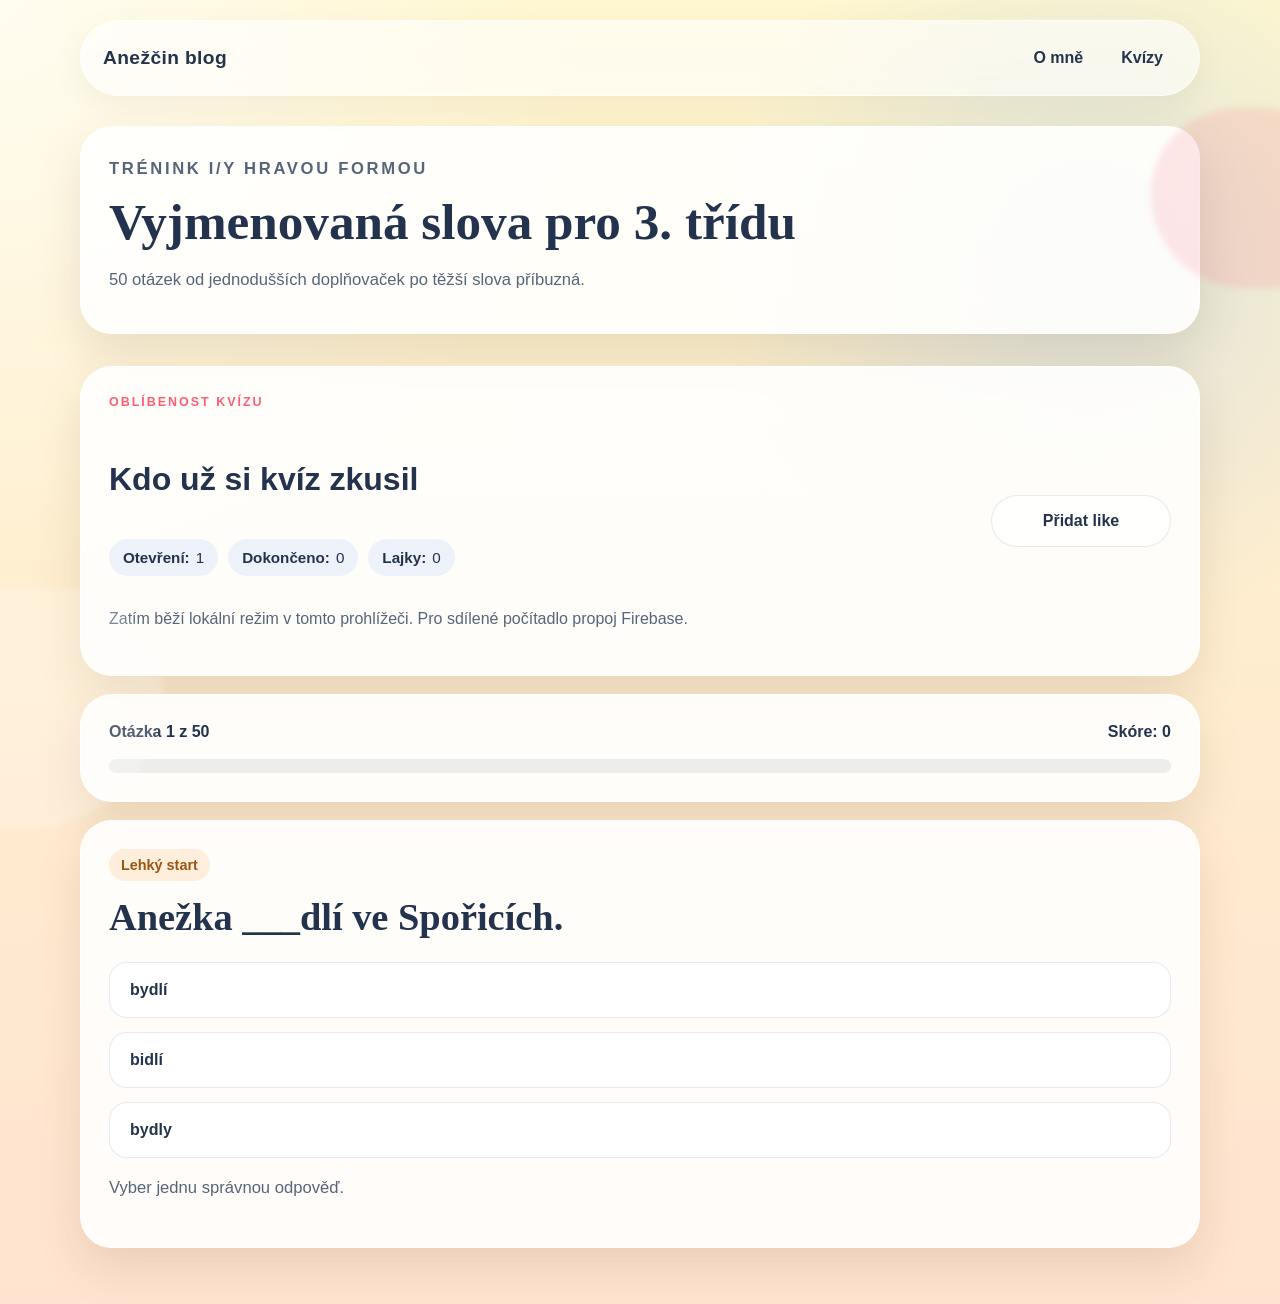
<file: vyjmenovana-slova.html>
<!DOCTYPE html>
<html lang="cs">
<head>
  <meta charset="UTF-8">
  <meta name="viewport" content="width=device-width, initial-scale=1.0">
  <title>Vyjmenovaná slova pro 3. třídu | Anežčin blog</title>
  <meta name="description" id="meta-description" content="50 otázek na vyjmenovaná slova pro 3. třídu s doplňováním i a y od lehkých po těžší.">
  <meta name="robots" content="index, follow">
  <meta name="author" content="Anežka Tichá">
  <meta property="og:title" id="og-title" content="Vyjmenovaná slova pro 3. třídu | Anežčin blog">
  <meta property="og:description" id="og-description" content="50 otázek na vyjmenovaná slova pro 3. třídu s doplňováním i a y od lehkých po těžší.">
  <meta property="og:url" id="og-url" content="https://psychopompos-mt.github.io/agnes-bird/vyjmenovana-slova.html">
  <meta property="og:type" content="website">
  <meta property="og:locale" content="cs_CZ">
  <meta property="og:image" content="https://psychopompos-mt.github.io/agnes-bird/Photos/AgnesPhoto.jpg">
  <meta name="twitter:card" content="summary">
  <meta name="twitter:title" id="twitter-title" content="Vyjmenovaná slova pro 3. třídu | Anežčin blog">
  <meta name="twitter:description" id="twitter-description" content="50 otázek na vyjmenovaná slova pro 3. třídu s doplňováním i a y od lehkých po těžší.">
  <link rel="stylesheet" href="styles.css">
  <link rel="canonical" id="canonical-link" href="https://psychopompos-mt.github.io/agnes-bird/vyjmenovana-slova.html">
</head>
<body class="page-quiz" data-quiz-id="vyjmenovana-slova">
  <div class="site-shell">
    <header class="topbar">
      <a class="brand" href="index.html">Anežčin blog</a>
      <nav class="topnav">
        <a href="index.html">O mně</a>
        <a href="kvizy.html">Kvízy</a>
      </nav>
    </header>

    <main>
      <section class="page-header compact">
        <p class="eyebrow" id="quiz-subtitle">Kvíz pro šikulky</p>
        <h1 id="quiz-title">Načítám kvíz...</h1>
        <p id="quiz-description"></p>
      </section>

      <section class="quiz-stage" id="quiz-app">
        <div class="progress-card">
          <div class="progress-labels">
            <span id="progress-text">Otázka 1 z 50</span>
            <span id="score-text">Skóre: 0</span>
          </div>
          <div class="progress-track" aria-hidden="true">
            <div class="progress-fill" id="progress-fill"></div>
          </div>
        </div>

        <article class="question-card" id="question-card">
          <span class="difficulty-chip" id="difficulty-chip">Lehký start</span>
          <h2 id="question-text"></h2>
          <div id="answer-area"></div>
          <p class="helper-text" id="helper-text">
            Vyber jednu správnou odpověď.
          </p>
        </article>

        <section class="result-card hidden" id="result-card">
          <p class="eyebrow">Hotovo</p>
          <h2 id="result-title">Kvíz je za tebou</h2>
          <p id="result-score"></p>
          <p id="result-message"></p>
          <div class="hero-actions">
            <a class="button button-primary" href="kvizy.html">Vybrat další kvíz</a>
            <button class="button button-secondary" id="restart-button" type="button">Zkusit znovu</button>
          </div>
        </section>
      </section>
    </main>
  </div>

  <div class="feedback-burst" id="feedback-burst" aria-live="polite" aria-atomic="true">
    <div class="feedback-face" id="feedback-face">🙂</div>
    <p class="feedback-message" id="feedback-message">Skvěle!</p>
  </div>

  <script src="quiz-data.js"></script>
  <script src="stats-config.js"></script>
  <script type="module" src="stats-service.js"></script>
  <script src="app.js"></script>
</body>
</html>
</file>
<file: styles.css>
:root {
  --bg-top: #fff7cf;
  --bg-bottom: #ffe3d0;
  --card: rgba(255, 255, 255, 0.88);
  --card-strong: #ffffff;
  --ink: #24334d;
  --muted: #57657b;
  --line: rgba(36, 51, 77, 0.1);
  --sun: #ff9f43;
  --berry: #ff5d73;
  --mint: #4ac7a6;
  --sky: #6ca7ff;
  --shadow: 0 20px 45px rgba(103, 78, 48, 0.14);
  --radius-xl: 32px;
  --radius-lg: 24px;
  --radius-md: 18px;
}

* {
  box-sizing: border-box;
}

html {
  scroll-behavior: smooth;
}

body {
  margin: 0;
  min-height: 100vh;
  color: var(--ink);
  font-family: "Trebuchet MS", "Avenir Next", "Segoe UI", sans-serif;
  background:
    radial-gradient(circle at top left, rgba(255, 255, 255, 0.7), transparent 32%),
    radial-gradient(circle at 85% 20%, rgba(108, 167, 255, 0.22), transparent 25%),
    linear-gradient(180deg, var(--bg-top), var(--bg-bottom));
}

body::before,
body::after {
  content: "";
  position: fixed;
  inset: auto auto 8% -6%;
  width: 240px;
  height: 240px;
  border-radius: 45% 55% 70% 30%;
  background: rgba(255, 255, 255, 0.22);
  filter: blur(3px);
  pointer-events: none;
}

body::after {
  inset: 12% -4% auto auto;
  width: 180px;
  height: 180px;
  border-radius: 57% 43% 38% 62%;
  background: rgba(255, 93, 115, 0.14);
}

.site-shell {
  width: min(1120px, calc(100% - 32px));
  margin: 0 auto;
  padding: 20px 0 56px;
}

.topbar {
  display: flex;
  align-items: center;
  justify-content: space-between;
  gap: 16px;
  padding: 18px 22px;
  background: rgba(255, 255, 255, 0.6);
  backdrop-filter: blur(12px);
  border: 1px solid rgba(255, 255, 255, 0.5);
  border-radius: 999px;
  box-shadow: 0 10px 30px rgba(121, 93, 63, 0.08);
  position: sticky;
  top: 16px;
  z-index: 10;
}

.brand {
  color: var(--ink);
  text-decoration: none;
  font-size: 1.2rem;
  font-weight: 800;
  letter-spacing: 0.02em;
}

.topnav {
  display: flex;
  align-items: center;
  gap: 10px;
}

.topnav a {
  color: var(--ink);
  text-decoration: none;
  padding: 10px 14px;
  border-radius: 999px;
  font-weight: 700;
}

.topnav a[aria-current="page"],
.topnav a:hover,
.topnav a:focus-visible {
  background: rgba(255, 255, 255, 0.85);
}

main {
  display: grid;
  gap: 32px;
  margin-top: 30px;
}

.hero,
.highlight-panel,
.page-header,
.community-card,
.question-card,
.result-card,
.progress-card,
.info-card,
.quiz-card {
  background: var(--card);
  border: 1px solid rgba(255, 255, 255, 0.7);
  border-radius: var(--radius-xl);
  box-shadow: var(--shadow);
}

.hero {
  display: grid;
  grid-template-columns: 1.15fr 0.85fr;
  gap: 24px;
  padding: 36px;
  align-items: center;
}

.hero-copy h1,
.page-header h1,
.highlight-panel h2,
.info-card h2,
.question-card h2,
.result-card h2 {
  font-family: Georgia, "Times New Roman", serif;
  line-height: 1.05;
  margin: 0;
}

.hero-copy h1 {
  font-size: clamp(2.4rem, 5vw, 4.5rem);
}

.page-header h1 {
  font-size: clamp(2rem, 4vw, 3.3rem);
}

.highlight-panel h2,
.question-card h2,
.result-card h2 {
  font-size: clamp(1.7rem, 3vw, 2.6rem);
}

.intro,
.hero-copy p,
.page-header p,
.info-card p,
.highlight-panel p,
.helper-text,
.feedback-message,
#result-score,
#result-message {
  color: var(--muted);
  line-height: 1.7;
  font-size: 1.04rem;
}

.eyebrow {
  margin: 0 0 12px;
  color: var(--berry);
  text-transform: uppercase;
  letter-spacing: 0.16em;
  font-size: 0.78rem;
  font-weight: 900;
}

.hero-actions {
  display: flex;
  flex-wrap: wrap;
  gap: 12px;
  margin-top: 26px;
}

.button {
  display: inline-flex;
  align-items: center;
  justify-content: center;
  gap: 8px;
  min-height: 52px;
  padding: 0 22px;
  border-radius: 999px;
  border: 0;
  cursor: pointer;
  font-size: 1rem;
  font-weight: 800;
  text-decoration: none;
  transition: transform 180ms ease, box-shadow 180ms ease, background 180ms ease;
}

.button:hover,
.button:focus-visible {
  transform: translateY(-2px);
}

.button-primary {
  color: #fff;
  background: linear-gradient(135deg, var(--berry), #ff8a5c);
  box-shadow: 0 14px 28px rgba(255, 93, 115, 0.26);
}

.button-secondary {
  color: var(--ink);
  background: rgba(255, 255, 255, 0.8);
  border: 1px solid rgba(36, 51, 77, 0.1);
}

.hero-photo-card {
  position: relative;
  min-height: 420px;
  display: grid;
  place-items: center;
}

.photo-glow {
  position: absolute;
  inset: 22px;
  background: linear-gradient(145deg, rgba(255, 159, 67, 0.28), rgba(108, 167, 255, 0.22));
  border-radius: 42px;
  transform: rotate(-5deg);
}

.hero-photo {
  position: relative;
  width: min(100%, 360px);
  aspect-ratio: 4 / 5;
  object-fit: cover;
  object-position: center;
  border-radius: 28px;
  border: 8px solid rgba(255, 255, 255, 0.9);
  box-shadow: 0 18px 30px rgba(81, 59, 34, 0.2);
  animation: floatPhoto 4.8s ease-in-out infinite;
}

.about-grid {
  display: grid;
  grid-template-columns: repeat(3, minmax(0, 1fr));
  gap: 20px;
}

.info-card,
.page-header,
.highlight-panel,
.quiz-card,
.progress-card,
.question-card,
.result-card {
  padding: 28px;
}

.highlight-panel {
  display: flex;
  align-items: center;
  justify-content: space-between;
  gap: 20px;
  background:
    linear-gradient(135deg, rgba(255, 255, 255, 0.96), rgba(255, 242, 221, 0.96));
}

.page-header.compact {
  padding-bottom: 22px;
}

.quiz-grid {
  display: grid;
  grid-template-columns: repeat(2, minmax(0, 1fr));
  gap: 20px;
}

.quiz-card {
  display: grid;
  gap: 18px;
  position: relative;
  overflow: hidden;
}

.quiz-card::after {
  content: "";
  position: absolute;
  inset: auto -40px -60px auto;
  width: 150px;
  height: 150px;
  border-radius: 45% 55% 35% 65%;
  background: rgba(108, 167, 255, 0.12);
}

.quiz-card h2 {
  font-size: 1.7rem;
}

.quiz-meta {
  display: flex;
  flex-wrap: wrap;
  gap: 10px;
}

.meta-pill,
.difficulty-chip {
  display: inline-flex;
  align-items: center;
  width: fit-content;
  padding: 8px 12px;
  border-radius: 999px;
  font-size: 0.9rem;
  font-weight: 800;
}

.meta-pill {
  background: rgba(74, 199, 166, 0.14);
  color: #116f59;
}

.difficulty-chip {
  margin-bottom: 16px;
  background: rgba(255, 159, 67, 0.16);
  color: #9b5510;
}

.quiz-stage {
  display: grid;
  gap: 18px;
}

.community-card {
  display: flex;
  align-items: center;
  justify-content: space-between;
  gap: 20px;
  padding: 28px;
}

.community-copy {
  display: grid;
  gap: 14px;
}

.community-copy h2 {
  font-size: clamp(1.45rem, 2.5vw, 2rem);
}

.community-stats,
.card-stats {
  display: flex;
  flex-wrap: wrap;
  gap: 10px;
}

.stat-pill {
  display: inline-flex;
  align-items: center;
  padding: 10px 14px;
  border-radius: 999px;
  background: rgba(108, 167, 255, 0.12);
  color: var(--ink);
  font-size: 0.95rem;
}

.stat-pill strong {
  margin-right: 6px;
}

.community-note,
.stats-mode-note {
  color: var(--muted);
  line-height: 1.6;
}

.stats-mode-note {
  margin: -6px 0 0;
}

.like-button {
  min-width: 180px;
}

.like-button.is-liked {
  background: linear-gradient(135deg, rgba(255, 93, 115, 0.16), rgba(255, 159, 67, 0.18));
  border-color: rgba(255, 93, 115, 0.24);
}

.progress-labels {
  display: flex;
  justify-content: space-between;
  gap: 10px;
  font-weight: 800;
}

.progress-track {
  width: 100%;
  height: 14px;
  margin-top: 18px;
  background: rgba(36, 51, 77, 0.08);
  border-radius: 999px;
  overflow: hidden;
}

.progress-fill {
  height: 100%;
  width: 0;
  border-radius: inherit;
  background: linear-gradient(90deg, var(--mint), var(--sky));
  transition: width 260ms ease;
}

#answer-area {
  display: grid;
  gap: 14px;
  margin-top: 24px;
}

.answer-button {
  width: 100%;
  padding: 18px 20px;
  text-align: left;
  color: var(--ink);
  background: rgba(255, 255, 255, 0.88);
  border: 1px solid rgba(36, 51, 77, 0.1);
  border-radius: var(--radius-md);
  font: inherit;
  font-weight: 700;
  cursor: pointer;
  transition: transform 160ms ease, border-color 160ms ease, box-shadow 160ms ease;
}

.answer-button:hover,
.answer-button:focus-visible {
  transform: translateY(-1px);
  border-color: rgba(108, 167, 255, 0.5);
  box-shadow: 0 10px 24px rgba(80, 115, 179, 0.12);
}

.answer-button.correct {
  background: rgba(74, 199, 166, 0.16);
  border-color: rgba(17, 111, 89, 0.34);
}

.answer-button.wrong {
  background: rgba(255, 93, 115, 0.12);
  border-color: rgba(170, 52, 79, 0.34);
}

.text-answer-form {
  display: grid;
  gap: 14px;
}

.text-answer-form input {
  min-height: 56px;
  padding: 0 18px;
  border-radius: var(--radius-md);
  border: 1px solid rgba(36, 51, 77, 0.14);
  font: inherit;
  font-size: 1rem;
}

.text-answer-form input:focus {
  outline: 2px solid rgba(108, 167, 255, 0.35);
  outline-offset: 2px;
}

.hidden {
  display: none;
}

.feedback-burst {
  position: fixed;
  inset: auto 20px 20px auto;
  max-width: 260px;
  padding: 18px 18px 16px;
  border-radius: 24px;
  background: rgba(255, 255, 255, 0.94);
  border: 1px solid rgba(255, 255, 255, 0.8);
  box-shadow: 0 16px 40px rgba(68, 53, 35, 0.16);
  display: grid;
  justify-items: center;
  gap: 8px;
  opacity: 0;
  pointer-events: none;
  transform: translateY(18px) scale(0.92);
}

.feedback-burst.visible {
  opacity: 1;
  transform: translateY(0) scale(1);
  animation: burstIn 900ms ease forwards;
}

.feedback-burst.correct {
  background: linear-gradient(145deg, rgba(255, 255, 255, 0.98), rgba(219, 255, 240, 0.96));
}

.feedback-burst.wrong {
  background: linear-gradient(145deg, rgba(255, 255, 255, 0.98), rgba(255, 234, 238, 0.96));
}

.feedback-face {
  font-size: 3.4rem;
  line-height: 1;
}

.feedback-burst.correct .feedback-face {
  animation: happyBounce 900ms ease;
}

.feedback-burst.wrong .feedback-face {
  animation: gentleWobble 900ms ease;
}

.result-card {
  text-align: center;
}

@keyframes floatPhoto {
  0%,
  100% {
    transform: translateY(0) rotate(1deg);
  }
  50% {
    transform: translateY(-10px) rotate(-1deg);
  }
}

@keyframes happyBounce {
  0% {
    transform: scale(0.6) rotate(-10deg);
  }
  40% {
    transform: scale(1.15) rotate(6deg);
  }
  70% {
    transform: scale(0.94) rotate(-4deg);
  }
  100% {
    transform: scale(1) rotate(0deg);
  }
}

@keyframes gentleWobble {
  0% {
    transform: scale(0.75) rotate(0deg);
  }
  30% {
    transform: scale(1.02) rotate(-6deg);
  }
  60% {
    transform: scale(0.98) rotate(5deg);
  }
  100% {
    transform: scale(1) rotate(0deg);
  }
}

@keyframes burstIn {
  0% {
    opacity: 0;
    transform: translateY(18px) scale(0.9);
  }
  15% {
    opacity: 1;
    transform: translateY(0) scale(1);
  }
  86% {
    opacity: 1;
    transform: translateY(0) scale(1);
  }
  100% {
    opacity: 0;
    transform: translateY(-8px) scale(0.98);
  }
}

@media (max-width: 900px) {
  .hero,
  .about-grid,
  .quiz-grid,
  .highlight-panel {
    grid-template-columns: 1fr;
  }

  .hero {
    padding: 28px;
  }

  .hero-photo-card {
    min-height: auto;
  }

  .highlight-panel {
    display: grid;
  }

  .community-card {
    grid-template-columns: 1fr;
    display: grid;
  }
}

@media (max-width: 680px) {
  .site-shell {
    width: min(100% - 20px, 1120px);
    padding-top: 12px;
  }

  .topbar {
    flex-direction: column;
    align-items: stretch;
    border-radius: 28px;
  }

  .topnav {
    justify-content: space-between;
  }

  .topnav a {
    text-align: center;
    flex: 1;
  }

  .info-card,
  .page-header,
  .highlight-panel,
  .quiz-card,
  .progress-card,
  .question-card,
  .result-card {
    padding: 22px;
  }

  .progress-labels {
    flex-direction: column;
  }

  .feedback-burst {
    left: 14px;
    right: 14px;
    max-width: none;
  }
}
</file>
